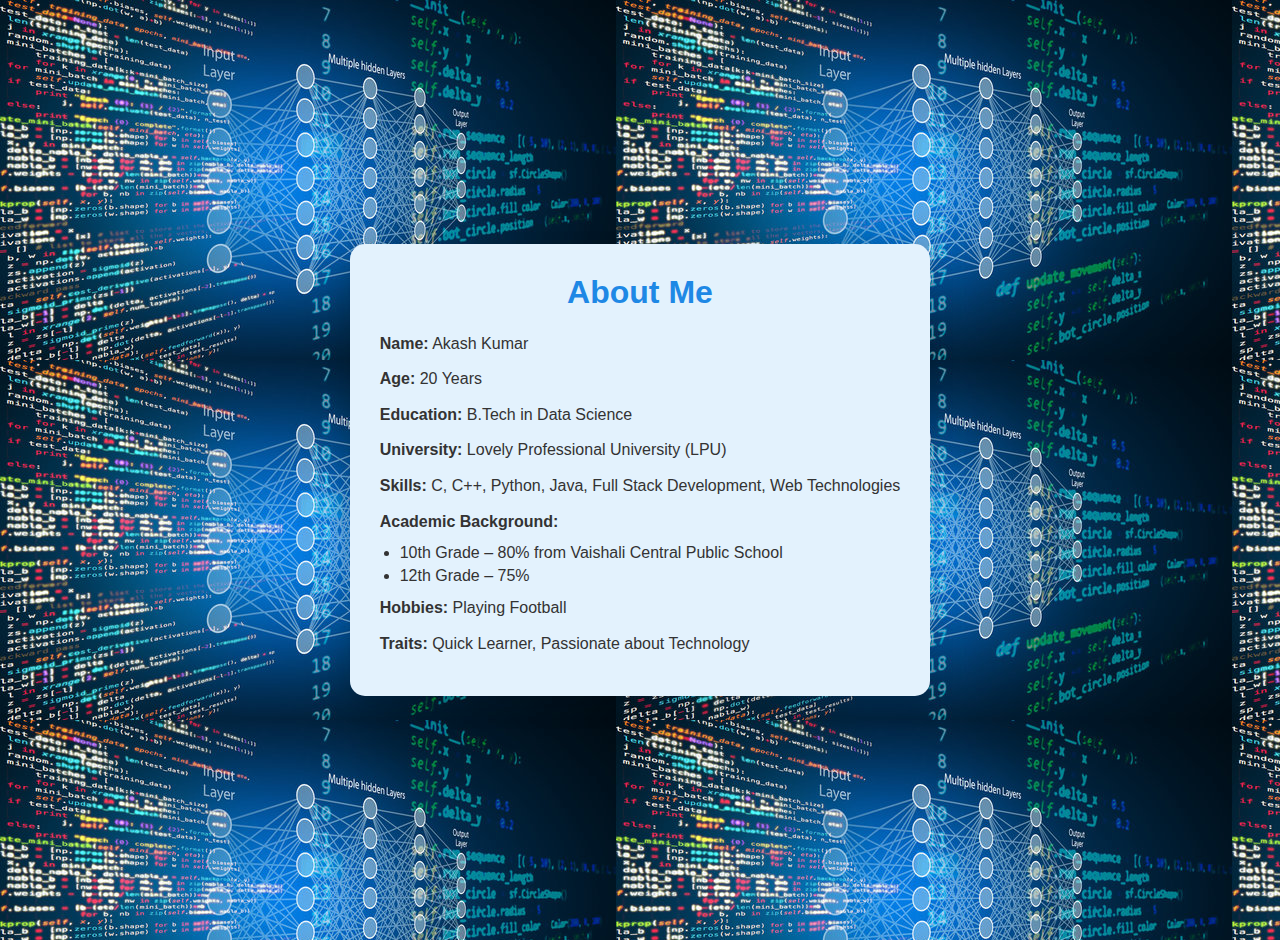
<file: about.html>
<!DOCTYPE html>
<html lang="en">
<head>
  <meta charset="UTF-8" />
  <meta name="viewport" content="width=device-width, initial-scale=1.0" />
  <title>About Akash Kumar</title>
  <link rel="stylesheet" href="stylee.css" />
</head>
<body>
  <div class="container">
    <div class="card">
      <h1>About Me</h1>
      <p><strong>Name:</strong> Akash Kumar</p>
      <p><strong>Age:</strong> 20 Years</p>
      <p><strong>Education:</strong> B.Tech in Data Science</p>
      <p><strong>University:</strong> Lovely Professional University (LPU)</p>
      <p><strong>Skills:</strong> C, C++, Python, Java, Full Stack Development, Web Technologies</p>
      <p><strong>Academic Background:</strong></p>
      <ul>
        <li>10th Grade – 80% from Vaishali Central Public School</li>
        <li>12th Grade – 75%</li>
      </ul>
      <p><strong>Hobbies:</strong> Playing Football</p>
      <p><strong>Traits:</strong> Quick Learner, Passionate about Technology</p>
    </div>
  </div>
</body>
</html>
</file>
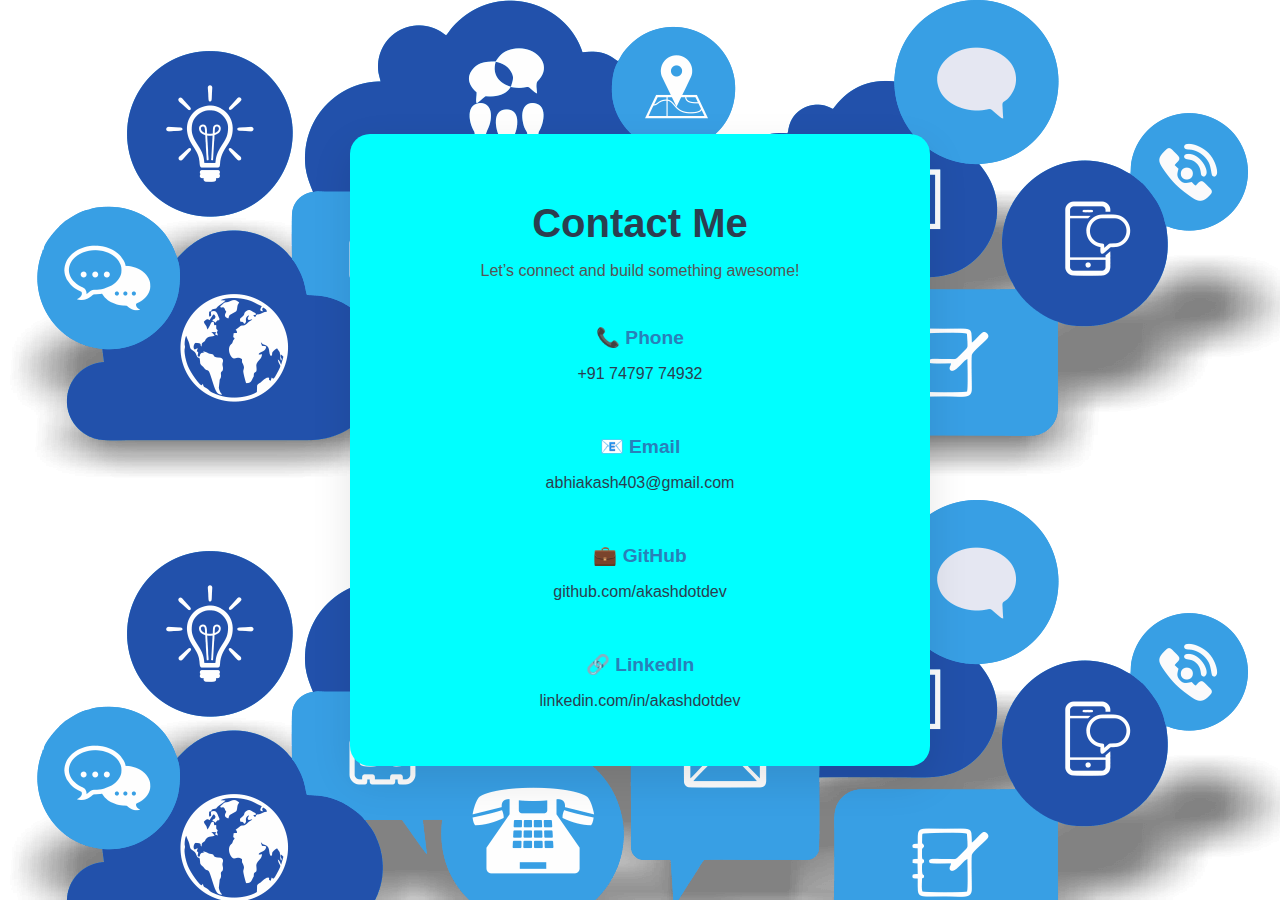
<file: contact.html>
<!DOCTYPE html>
<html lang="en">
<head>
  <meta charset="UTF-8" />
  <meta name="viewport" content="width=device-width, initial-scale=1.0"/>
  <title>Contact Me - Akash Kumar</title>
  <link rel="stylesheet" href="contact.css"/>
</head>
<body>
  <div class="contact-container">
    <h1>Contact Me</h1>
    <p class="subtitle">Let’s connect and build something awesome!</p>

    <div class="contact-card">
      <div class="info">
        <h2>📞 Phone</h2>
        <p><a href="tel:+917479774932">+91 74797 74932</a></p>
      </div>

      <div class="info">
        <h2>📧 Email</h2>
        <p><a href="mailto:abhiakash403@gmail.com">abhiakash403@gmail.com</a></p>
      </div>

      <div class="info">
        <h2>💼 GitHub</h2>
        <p><a href="https://github.com/akashdotdev" target="_blank">github.com/akashdotdev</a></p>
      </div>

      <div class="info">
        <h2>🔗 LinkedIn</h2>
        <p><a href="https://www.linkedin.com/in/akashdotdev" target="_blank">linkedin.com/in/akashdotdev</a></p>
      </div>
    </div>
  </div>
</body>
</html>
</file>
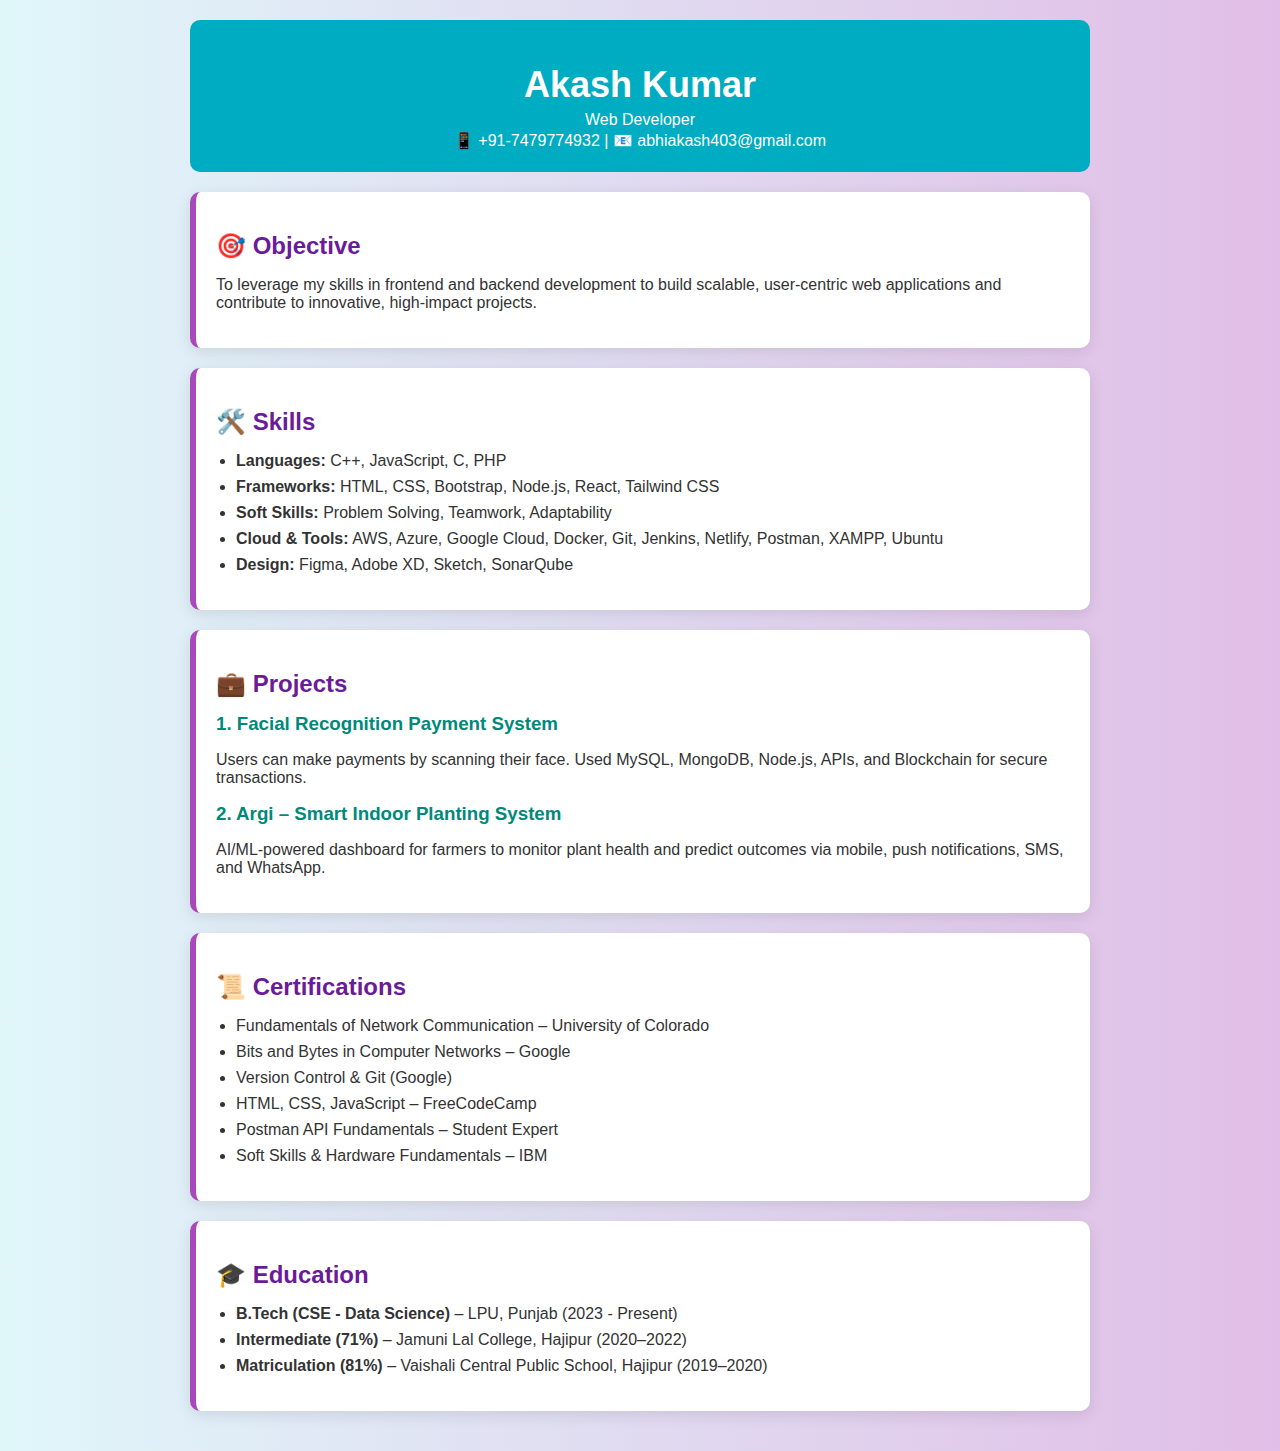
<file: homepgae.html>
<!DOCTYPE html>
<html lang="en">
<head>
  <meta charset="UTF-8" />
  <meta name="viewport" content="width=device-width, initial-scale=1.0" />
  <title>Akash Kumar - Portfolio</title>
  <link rel="stylesheet" href="home.css" />
</head>
<body>
  <div class="container">
    <header>
      <h1>Akash Kumar</h1>
      <p>Web Developer</p>
      <p>📱 +91-7479774932 | 📧 abhiakash403@gmail.com</p>
    </header>

    <section class="card">
      <h2>🎯 Objective</h2>
      <p>To leverage my skills in frontend and backend development to build scalable, user-centric web applications and contribute to innovative, high-impact projects.</p>
    </section>

    <section class="card">
      <h2>🛠️ Skills</h2>
      <ul>
        <li><strong>Languages:</strong> C++, JavaScript, C, PHP</li>
        <li><strong>Frameworks:</strong> HTML, CSS, Bootstrap, Node.js, React, Tailwind CSS</li>
        <li><strong>Soft Skills:</strong> Problem Solving, Teamwork, Adaptability</li>
        <li><strong>Cloud & Tools:</strong> AWS, Azure, Google Cloud, Docker, Git, Jenkins, Netlify, Postman, XAMPP, Ubuntu</li>
        <li><strong>Design:</strong> Figma, Adobe XD, Sketch, SonarQube</li>
      </ul>
    </section>

    <section class="card">
      <h2>💼 Projects</h2>
      <h3>1. Facial Recognition Payment System</h3>
      <p>Users can make payments by scanning their face. Used MySQL, MongoDB, Node.js, APIs, and Blockchain for secure transactions.</p>

      <h3>2. Argi – Smart Indoor Planting System</h3>
      <p>AI/ML-powered dashboard for farmers to monitor plant health and predict outcomes via mobile, push notifications, SMS, and WhatsApp.</p>
    </section>

    <section class="card">
      <h2>📜 Certifications</h2>
      <ul>
        <li>Fundamentals of Network Communication – University of Colorado</li>
        <li>Bits and Bytes in Computer Networks – Google</li>
        <li>Version Control & Git (Google)</li>
        <li>HTML, CSS, JavaScript – FreeCodeCamp</li>
        <li>Postman API Fundamentals – Student Expert</li>
        <li>Soft Skills & Hardware Fundamentals – IBM</li>
      </ul>
    </section>

    <section class="card">
      <h2>🎓 Education</h2>
      <ul>
        <li><strong>B.Tech (CSE - Data Science)</strong> – LPU, Punjab (2023 - Present)</li>
        <li><strong>Intermediate (71%)</strong> – Jamuni Lal College, Hajipur (2020–2022)</li>
        <li><strong>Matriculation (81%)</strong> – Vaishali Central Public School, Hajipur (2019–2020)</li>
      </ul>
    </section>
  </div>
</body>
</html>
</file>
<file: stylee.css>
* {
    margin: 0;
    padding: 0;
    box-sizing: border-box;
  }
  
  body {
    font-family: 'Segoe UI', Tahoma, Geneva, Verdana, sans-serif;
    color: #333;
    padding: 20px;
    background-image: url("codingggggg.jpg");
  }
  
  .container {
    display: flex;
    justify-content: center;
    align-items: center;
    min-height: 100vh;
  }
  
  .card {
    background: #e3f2fd; 
    padding: 30px;
    max-width: 600px;
    border-radius: 15px;
    box-shadow: 0 10px 25px rgba(0, 0, 0, 0.15); /* Soft drop shadow */
  }
  
  .card h1 {
    color: #1e88e5; /* Accent blue for heading */
    margin-bottom: 20px;
    text-align: center;
  }
  
  .card p {
    margin-bottom: 10px;
    line-height: 1.6;
  }
  
  .card ul {
    padding-left: 20px;
    margin-bottom: 10px;
  }
  
  .card li {
    margin-bottom: 5px;
  }
</file>
<file: contact.css>
body {
    
    margin: 0;
    padding: 0;
    font-family: 'Segoe UI', Tahoma, Geneva, Verdana, sans-serif;
    background: linear-gradient(135deg, #ece9e6, #ffffff);
    color: #333;
    display: flex;
    justify-content: center;
    align-items: center;
    min-height: 100vh;
    background-image: url("contact.png");
  }
  
  .contact-container {
    background: aqua;
    padding: 40px;
    border-radius: 20px;
    box-shadow: 0 15px 40px rgba(0, 0, 0, 0.1);
    max-width: 500px;
    width: 100%;
    text-align: center;
  }
  
  h1 {
    font-size: 2.5rem;
    color: #2c3e50;
    margin-bottom: 10px;
  }
  
  .subtitle {
    color: #555;
    margin-bottom: 30px;
  }
  
  .contact-card {
    display: flex;
    flex-direction: column;
    gap: 20px;
  }
  
  .info h2 {
    margin-bottom: 5px;
    color: #2980b9;
    font-size: 1.2rem;
  }
  
  .info a {
    color: #2c3e50;
    text-decoration: none;
    font-weight: 500;
    transition: color 0.3s;
  }
  
  .info a:hover {
    color: #2980b9;
  }
</file>
<file: home.css>
body {
    margin: 0;
    padding: 0;
    font-family: 'Segoe UI', sans-serif;
    background: linear-gradient(to right, #e0f7fa, #e1bee7);
    color: #333;
  }
  
  .container {
    max-width: 900px;
    margin: auto;
    padding: 20px;
  }
  
  header {
    text-align: center;
    padding: 20px;
    background-color: #00acc1;
    color: white;
    border-radius: 10px;
    margin-bottom: 20px;
  }
  
  header h1 {
    font-size: 36px;
    margin-bottom: 5px;
  }
  
  header p {
    font-size: 16px;
    margin: 2px 0;
  }
  
  .card {
    background-color: white;
    border-left: 6px solid #ab47bc;
    padding: 20px;
    margin-bottom: 20px;
    border-radius: 10px;
    box-shadow: 0 4px 15px rgba(0,0,0,0.1);
  }
  
  .card h2 {
    color: #6a1b9a;
    margin-bottom: 15px;
  }
  
  .card h3 {
    color: #00897b;
    margin-top: 15px;
    margin-bottom: 5px;
  }
  
  .card ul {
    padding-left: 20px;
  }
  
  .card ul li {
    margin-bottom: 8px;
  }
</file>
